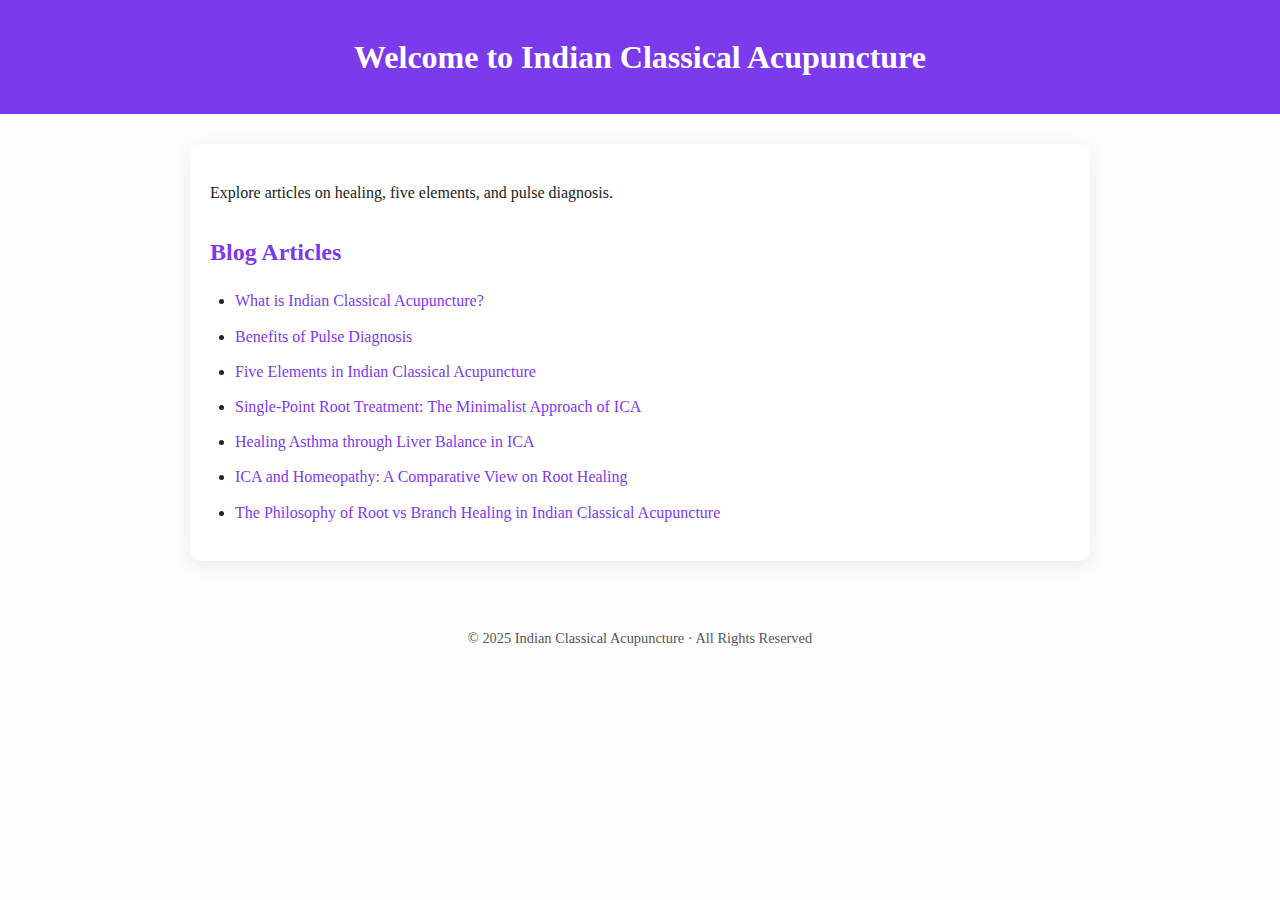
<file: index.html>
<!DOCTYPE html>
<html lang="en">
<head>
  <meta charset="UTF-8">
  <title>Indian Classical Acupuncture</title>
  <link rel="stylesheet" href="css/style.css">
</head>
<body>
  <header>
    <h1>Welcome to Indian Classical Acupuncture</h1>
  </header>

  <main>
    <p>Explore articles on healing, five elements, and pulse diagnosis.</p>
    
    <h2>Blog Articles</h2>
    <ul>
      <li><a href="articles/what-is-indian-classical-acupuncture.html">What is Indian Classical Acupuncture?</a></li>
      <li><a href="articles/benefits-of-pulse-diagnosis.html">Benefits of Pulse Diagnosis</a></li>
      <li><a href="articles/five-elements-in-ica.html">Five Elements in Indian Classical Acupuncture</a></li>
      <li><a href="articles/single-point-root-treatment.html">Single-Point Root Treatment: The Minimalist Approach of ICA</a></li>
      <li><a href="articles/healing-asthma-liver-balance.html">Healing Asthma through Liver Balance in ICA</a></li>
      <li><a href="articles/ica-vs-homeopathy.html">ICA and Homeopathy: A Comparative View on Root Healing</a></li>
      <li><a href="articles/root-vs-branch-healing.html">The Philosophy of Root vs Branch Healing in Indian Classical Acupuncture</a></li>
    </ul>
  </main>

  <footer>
    <p>&copy; 2025 Indian Classical Acupuncture · All Rights Reserved</p>
  </footer>
</body>
</html>
</file>
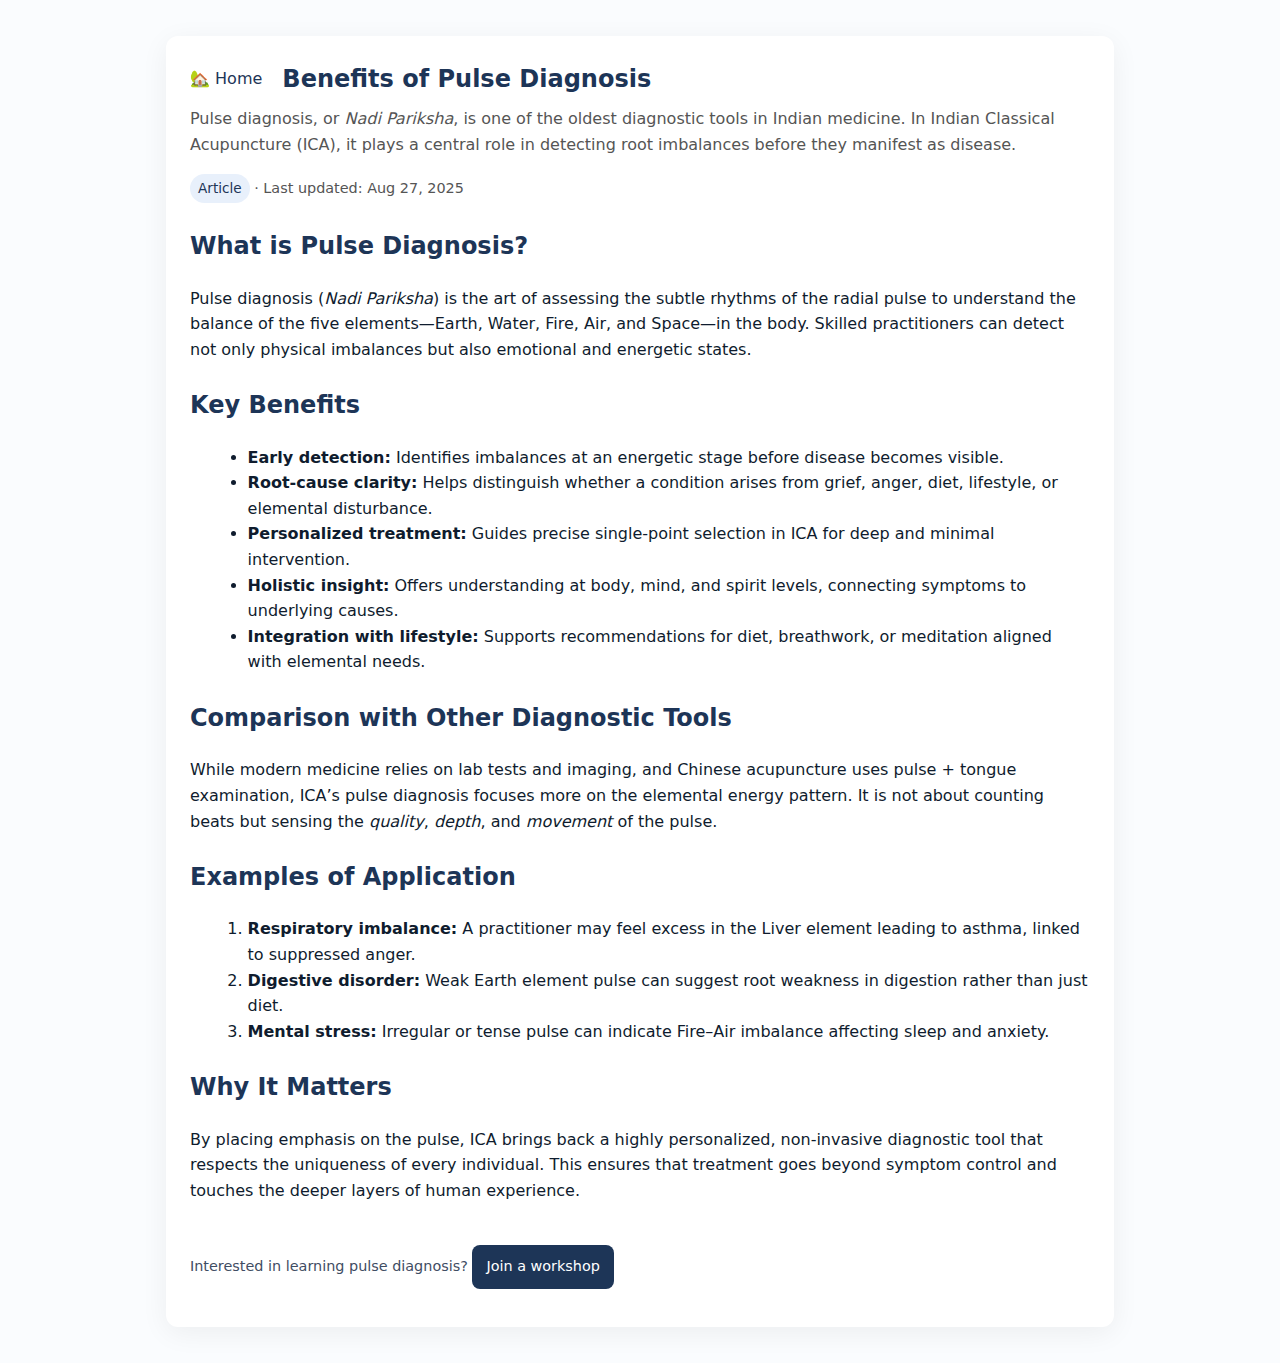
<file: articles/benefits-of-pulse-diagnosis.html>
<!doctype html>
<html lang="en">
<head>
  <meta charset="utf-8">
  <meta name="viewport" content="width=device-width,initial-scale=1">
  <title>Benefits of Pulse Diagnosis — Indian Classical Acupuncture</title>
  <meta name="description" content="Explore the benefits of pulse diagnosis (Nadi Pariksha) in Indian Classical Acupuncture. Learn how it detects imbalances and guides root-level healing.">
  <meta property="og:title" content="Benefits of Pulse Diagnosis">
  <meta property="og:description" content="How pulse diagnosis (Nadi Pariksha) helps identify root imbalances and supports holistic healing in Indian Classical Acupuncture.">
  <meta property="og:type" content="article">
  <style>
    :root{--max:900px;--accent:#1d3557;--muted:#555}
    body{font-family:system-ui,-apple-system,Segoe UI,Roboto,Helvetica,Arial;line-height:1.6;margin:0;color:#0f1c2e;background:#fafcfe}
    .wrap{max-width:var(--max);margin:36px auto;padding:24px;background:#fff;border-radius:12px;box-shadow:0 6px 28px rgba(0,0,0,0.06)}
    header{display:flex;align-items:center;gap:12px}
    header h1{font-size:1.5rem;margin:0;color:var(--accent)}
    nav a{color:var(--accent);text-decoration:none;font-weight:600}
    p.lead{color:var(--muted);margin-top:8px}
    article h2{color:var(--accent);margin-top:24px}
    .badge{display:inline-block;background:#e8f0fb;color:var(--accent);padding:4px 8px;border-radius:999px;font-size:0.85rem}
    footer{margin-top:28px;font-size:0.9rem;color:#3f4d63}
    .cta{display:inline-block;margin-top:14px;padding:10px 14px;border-radius:8px;background:var(--accent);color:white;text-decoration:none}
    ul,ol{margin-left:1.1rem}
    .meta{font-size:0.9rem;color:var(--muted)}
  </style>
</head>
<body>
  <div class="wrap">
    <header>
      <div>
        <a href="/" aria-label="Home" style="display:inline-block;margin-right:8px;text-decoration:none;color:var(--accent)">🏡 Home</a>
      </div>
      <h1>Benefits of Pulse Diagnosis</h1>
    </header>

    <p class="lead">Pulse diagnosis, or <em>Nadi Pariksha</em>, is one of the oldest diagnostic tools in Indian medicine. In Indian Classical Acupuncture (ICA), it plays a central role in detecting root imbalances before they manifest as disease.</p>

    <article>
      <p class="meta"><span class="badge">Article</span> · Last updated: Aug 27, 2025</p>

      <h2>What is Pulse Diagnosis?</h2>
      <p>Pulse diagnosis (<em>Nadi Pariksha</em>) is the art of assessing the subtle rhythms of the radial pulse to understand the balance of the five elements—Earth, Water, Fire, Air, and Space—in the body. Skilled practitioners can detect not only physical imbalances but also emotional and energetic states.</p>

      <h2>Key Benefits</h2>
      <ul>
        <li><strong>Early detection:</strong> Identifies imbalances at an energetic stage before disease becomes visible.</li>
        <li><strong>Root-cause clarity:</strong> Helps distinguish whether a condition arises from grief, anger, diet, lifestyle, or elemental disturbance.</li>
        <li><strong>Personalized treatment:</strong> Guides precise single-point selection in ICA for deep and minimal intervention.</li>
        <li><strong>Holistic insight:</strong> Offers understanding at body, mind, and spirit levels, connecting symptoms to underlying causes.</li>
        <li><strong>Integration with lifestyle:</strong> Supports recommendations for diet, breathwork, or meditation aligned with elemental needs.</li>
      </ul>

      <h2>Comparison with Other Diagnostic Tools</h2>
      <p>While modern medicine relies on lab tests and imaging, and Chinese acupuncture uses pulse + tongue examination, ICA’s pulse diagnosis focuses more on the elemental energy pattern. It is not about counting beats but sensing the <em>quality</em>, <em>depth</em>, and <em>movement</em> of the pulse.</p>

      <h2>Examples of Application</h2>
      <ol>
        <li><strong>Respiratory imbalance:</strong> A practitioner may feel excess in the Liver element leading to asthma, linked to suppressed anger.</li>
        <li><strong>Digestive disorder:</strong> Weak Earth element pulse can suggest root weakness in digestion rather than just diet.</li>
        <li><strong>Mental stress:</strong> Irregular or tense pulse can indicate Fire–Air imbalance affecting sleep and anxiety.</li>
      </ol>

      <h2>Why It Matters</h2>
      <p>By placing emphasis on the pulse, ICA brings back a highly personalized, non-invasive diagnostic tool that respects the uniqueness of every individual. This ensures that treatment goes beyond symptom control and touches the deeper layers of human experience.</p>

      <footer>
        <p>Interested in learning pulse diagnosis? <a class="cta" href="/contact.html">Join a workshop</a></p>
      </footer>
    </article>
  </div>
</body>
</html>
</file>
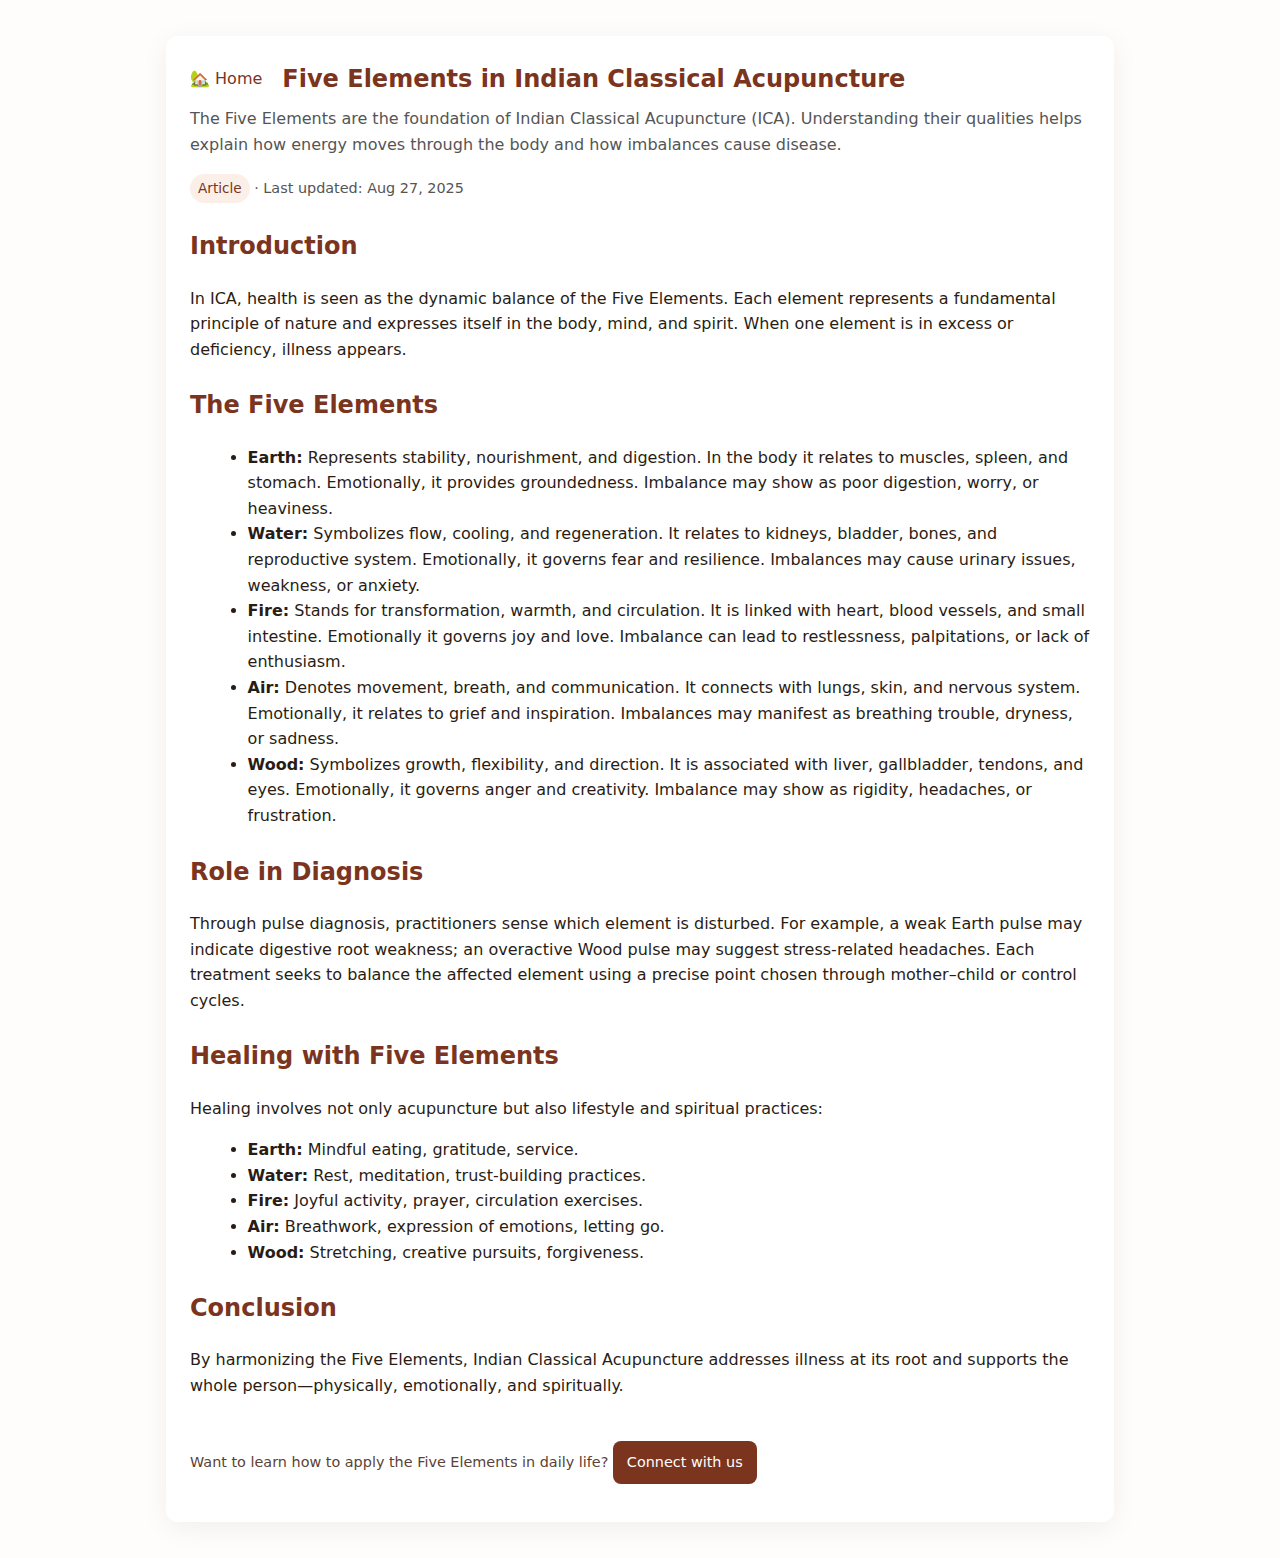
<file: articles/five-elements-in-ica.html>
<!doctype html>
<html lang="en">
<head>
  <meta charset="utf-8">
  <meta name="viewport" content="width=device-width,initial-scale=1">
  <title>Five Elements in Indian Classical Acupuncture — Indian Classical Acupuncture</title>
  <meta name="description" content="Learn about the Five Elements (Earth, Water, Fire, Air, Wood) in Indian Classical Acupuncture and their role in healing body, mind, and spirit.">
  <meta property="og:title" content="Five Elements in Indian Classical Acupuncture">
  <meta property="og:description" content="Explanation of Earth, Water, Fire, Air, and Wood in Indian Classical Acupuncture and their role in diagnosis and healing.">
  <meta property="og:type" content="article">
  <style>
    :root{--max:900px;--accent:#7b341e;--muted:#555}
    body{font-family:system-ui,-apple-system,Segoe UI,Roboto,Helvetica,Arial;line-height:1.6;margin:0;color:#2a1c14;background:#fefdfc}
    .wrap{max-width:var(--max);margin:36px auto;padding:24px;background:#fff;border-radius:12px;box-shadow:0 6px 28px rgba(0,0,0,0.06)}
    header{display:flex;align-items:center;gap:12px}
    header h1{font-size:1.5rem;margin:0;color:var(--accent)}
    nav a{color:var(--accent);text-decoration:none;font-weight:600}
    p.lead{color:var(--muted);margin-top:8px}
    article h2{color:var(--accent);margin-top:24px}
    .badge{display:inline-block;background:#fcefe8;color:var(--accent);padding:4px 8px;border-radius:999px;font-size:0.85rem}
    footer{margin-top:28px;font-size:0.9rem;color:#5b4235}
    .cta{display:inline-block;margin-top:14px;padding:10px 14px;border-radius:8px;background:var(--accent);color:white;text-decoration:none}
    ul,ol{margin-left:1.1rem}
    .meta{font-size:0.9rem;color:var(--muted)}
  </style>
</head>
<body>
  <div class="wrap">
    <header>
      <div>
        <a href="/" aria-label="Home" style="display:inline-block;margin-right:8px;text-decoration:none;color:var(--accent)">🏡 Home</a>
      </div>
      <h1>Five Elements in Indian Classical Acupuncture</h1>
    </header>

    <p class="lead">The Five Elements are the foundation of Indian Classical Acupuncture (ICA). Understanding their qualities helps explain how energy moves through the body and how imbalances cause disease.</p>

    <article>
      <p class="meta"><span class="badge">Article</span> · Last updated: Aug 27, 2025</p>

      <h2>Introduction</h2>
      <p>In ICA, health is seen as the dynamic balance of the Five Elements. Each element represents a fundamental principle of nature and expresses itself in the body, mind, and spirit. When one element is in excess or deficiency, illness appears.</p>

      <h2>The Five Elements</h2>
      <ul>
        <li><strong>Earth:</strong> Represents stability, nourishment, and digestion. In the body it relates to muscles, spleen, and stomach. Emotionally, it provides groundedness. Imbalance may show as poor digestion, worry, or heaviness.</li>
        <li><strong>Water:</strong> Symbolizes flow, cooling, and regeneration. It relates to kidneys, bladder, bones, and reproductive system. Emotionally, it governs fear and resilience. Imbalances may cause urinary issues, weakness, or anxiety.</li>
        <li><strong>Fire:</strong> Stands for transformation, warmth, and circulation. It is linked with heart, blood vessels, and small intestine. Emotionally it governs joy and love. Imbalance can lead to restlessness, palpitations, or lack of enthusiasm.</li>
        <li><strong>Air:</strong> Denotes movement, breath, and communication. It connects with lungs, skin, and nervous system. Emotionally, it relates to grief and inspiration. Imbalances may manifest as breathing trouble, dryness, or sadness.</li>
        <li><strong>Wood:</strong> Symbolizes growth, flexibility, and direction. It is associated with liver, gallbladder, tendons, and eyes. Emotionally, it governs anger and creativity. Imbalance may show as rigidity, headaches, or frustration.</li>
      </ul>

      <h2>Role in Diagnosis</h2>
      <p>Through pulse diagnosis, practitioners sense which element is disturbed. For example, a weak Earth pulse may indicate digestive root weakness; an overactive Wood pulse may suggest stress-related headaches. Each treatment seeks to balance the affected element using a precise point chosen through mother–child or control cycles.</p>

      <h2>Healing with Five Elements</h2>
      <p>Healing involves not only acupuncture but also lifestyle and spiritual practices:</p>
      <ul>
        <li><strong>Earth:</strong> Mindful eating, gratitude, service.</li>
        <li><strong>Water:</strong> Rest, meditation, trust-building practices.</li>
        <li><strong>Fire:</strong> Joyful activity, prayer, circulation exercises.</li>
        <li><strong>Air:</strong> Breathwork, expression of emotions, letting go.</li>
        <li><strong>Wood:</strong> Stretching, creative pursuits, forgiveness.</li>
      </ul>

      <h2>Conclusion</h2>
      <p>By harmonizing the Five Elements, Indian Classical Acupuncture addresses illness at its root and supports the whole person—physically, emotionally, and spiritually.</p>

      <footer>
        <p>Want to learn how to apply the Five Elements in daily life? <a class="cta" href="/contact.html">Connect with us</a></p>
      </footer>
    </article>
  </div>
</body>
</html>
</file>
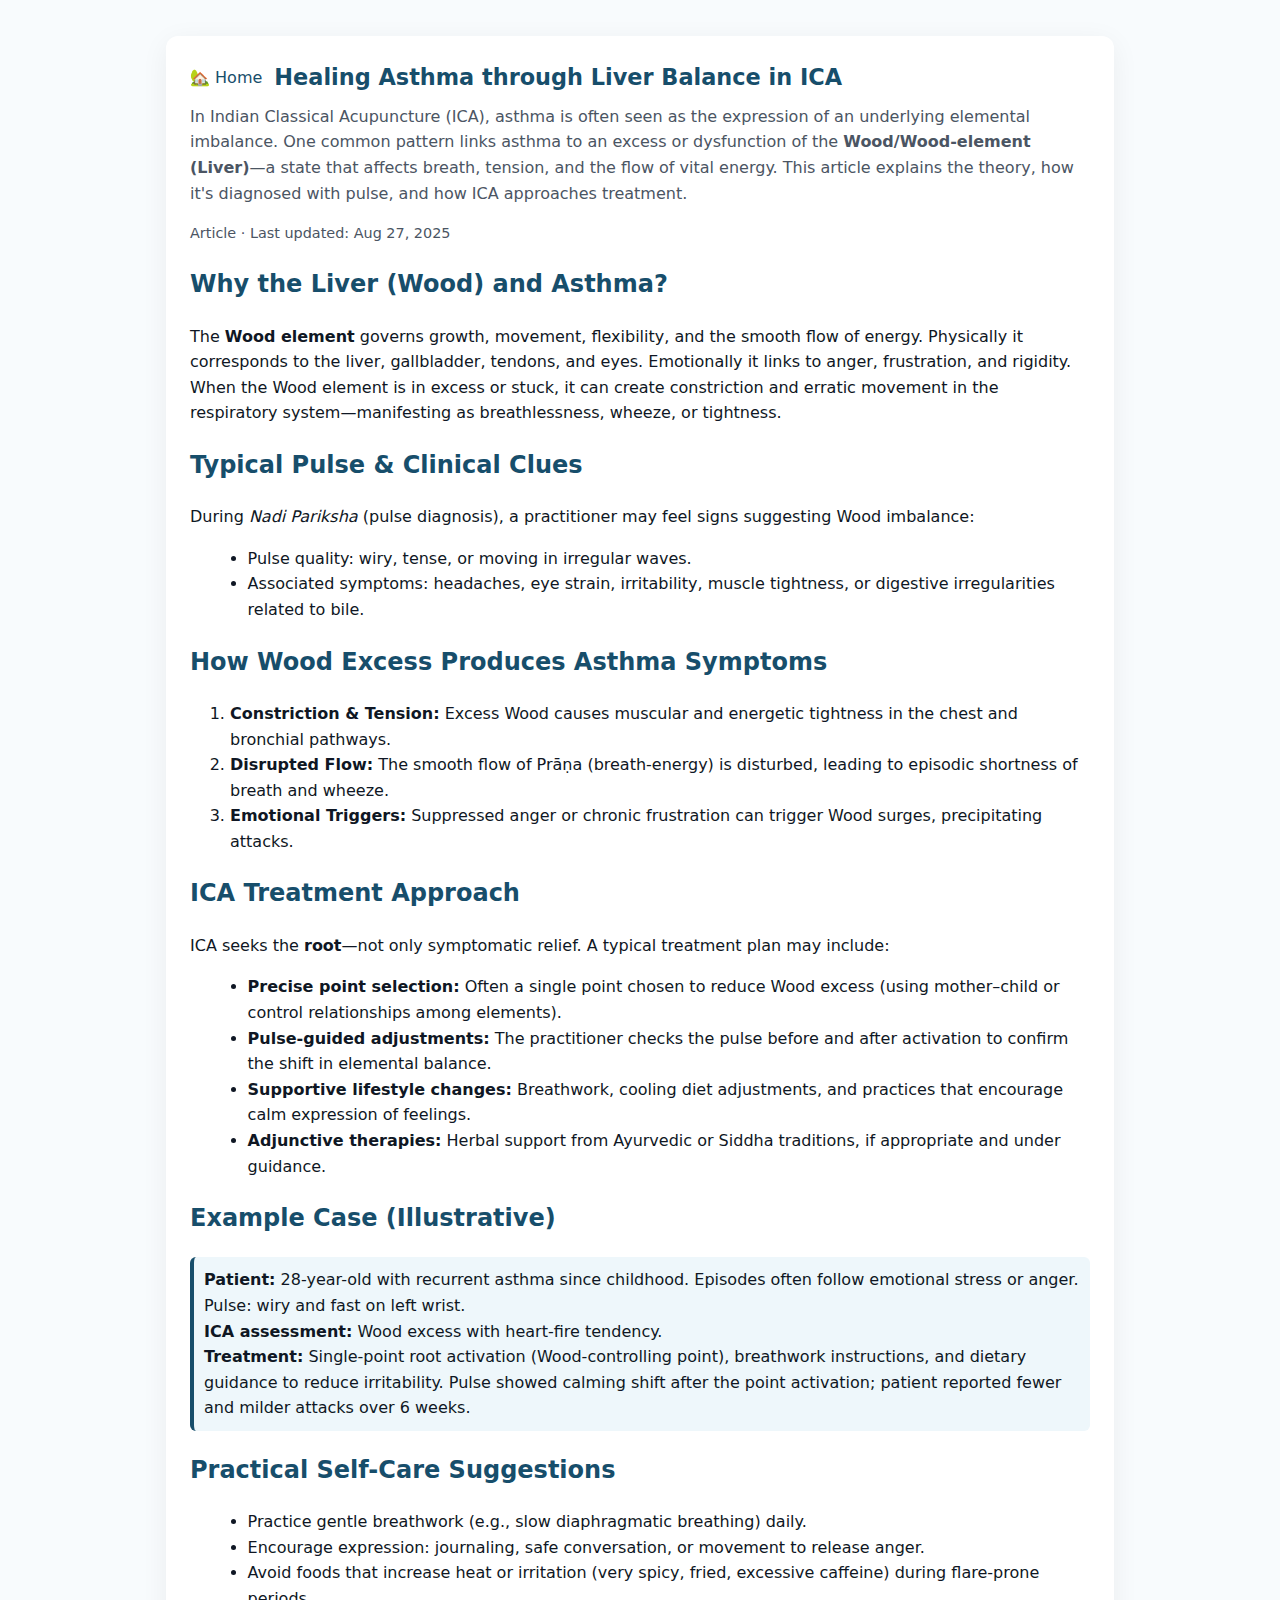
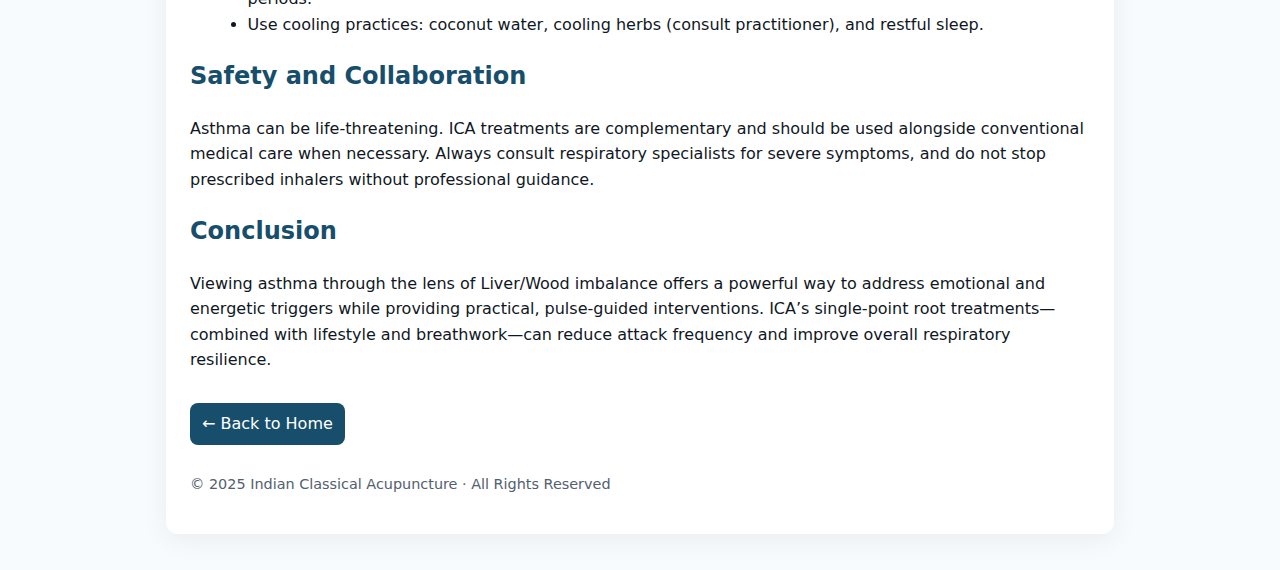
<file: articles/Healing-asthma-liver-balance.html>
<!doctype html>
<html lang="en">
<head>
  <meta charset="utf-8">
  <meta name="viewport" content="width=device-width,initial-scale=1">
  <title>Healing Asthma through Liver Balance in ICA — Indian Classical Acupuncture</title>
  <meta name="description" content="How Liver excess may contribute to asthma in Indian Classical Acupuncture, explained with Five Element theory, pulse diagnosis, and treatment approaches.">
  <style>
    :root{--max:900px;--accent:#174e6b;--muted:#4b5563}
    body{font-family:system-ui,-apple-system,Segoe UI,Roboto,Helvetica,Arial;line-height:1.6;margin:0;color:#0f1724;background:#f8fbfd}
    .wrap{max-width:var(--max);margin:36px auto;padding:24px;background:#fff;border-radius:12px;box-shadow:0 6px 28px rgba(2,6,23,0.06)}
    header{display:flex;align-items:center;gap:12px}
    header h1{font-size:1.4rem;margin:0;color:var(--accent)}
    p.lead{color:var(--muted);margin-top:8px}
    article h2{color:var(--accent);margin-top:20px}
    ul{margin-left:1.1rem}
    .meta{font-size:0.9rem;color:var(--muted)}
    .cta{display:inline-block;margin-top:14px;padding:8px 12px;border-radius:8px;background:var(--accent);color:white;text-decoration:none}
    footer{margin-top:28px;font-size:0.9rem;color:#526070}
    .note{background:#eef7fb;padding:10px;border-left:4px solid var(--accent);border-radius:6px}
  </style>
</head>
<body>
  <div class="wrap">
    <header>
      <div><a href="/" style="text-decoration:none;color:var(--accent)">🏡 Home</a></div>
      <h1>Healing Asthma through Liver Balance in ICA</h1>
    </header>

    <p class="lead">In Indian Classical Acupuncture (ICA), asthma is often seen as the expression of an underlying elemental imbalance. One common pattern links asthma to an excess or dysfunction of the <strong>Wood/Wood-element (Liver)</strong>—a state that affects breath, tension, and the flow of vital energy. This article explains the theory, how it's diagnosed with pulse, and how ICA approaches treatment.</p>

    <article>
      <p class="meta">Article · Last updated: Aug 27, 2025</p>

      <h2>Why the Liver (Wood) and Asthma?</h2>
      <p>The <strong>Wood element</strong> governs growth, movement, flexibility, and the smooth flow of energy. Physically it corresponds to the liver, gallbladder, tendons, and eyes. Emotionally it links to anger, frustration, and rigidity. When the Wood element is in excess or stuck, it can create constriction and erratic movement in the respiratory system—manifesting as breathlessness, wheeze, or tightness.</p>

      <h2>Typical Pulse & Clinical Clues</h2>
      <p>During <em>Nadi Pariksha</em> (pulse diagnosis), a practitioner may feel signs suggesting Wood imbalance:</p>
      <ul>
        <li>Pulse quality: wiry, tense, or moving in irregular waves.</li>
        <li>Associated symptoms: headaches, eye strain, irritability, muscle tightness, or digestive irregularities related to bile.</li>
      </ul>

      <h2>How Wood Excess Produces Asthma Symptoms</h2>
      <ol>
        <li><strong>Constriction & Tension:</strong> Excess Wood causes muscular and energetic tightness in the chest and bronchial pathways.</li>
        <li><strong>Disrupted Flow:</strong> The smooth flow of Prāṇa (breath-energy) is disturbed, leading to episodic shortness of breath and wheeze.</li>
        <li><strong>Emotional Triggers:</strong> Suppressed anger or chronic frustration can trigger Wood surges, precipitating attacks.</li>
      </ol>

      <h2>ICA Treatment Approach</h2>
      <p>ICA seeks the <strong>root</strong>—not only symptomatic relief. A typical treatment plan may include:</p>
      <ul>
        <li><strong>Precise point selection:</strong> Often a single point chosen to reduce Wood excess (using mother–child or control relationships among elements).</li>
        <li><strong>Pulse-guided adjustments:</strong> The practitioner checks the pulse before and after activation to confirm the shift in elemental balance.</li>
        <li><strong>Supportive lifestyle changes:</strong> Breathwork, cooling diet adjustments, and practices that encourage calm expression of feelings.</li>
        <li><strong>Adjunctive therapies:</strong> Herbal support from Ayurvedic or Siddha traditions, if appropriate and under guidance.</li>
      </ul>

      <h2>Example Case (Illustrative)</h2>
      <div class="note">
        <strong>Patient:</strong> 28-year-old with recurrent asthma since childhood. Episodes often follow emotional stress or anger. Pulse: wiry and fast on left wrist.<br>
        <strong>ICA assessment:</strong> Wood excess with heart-fire tendency.<br>
        <strong>Treatment:</strong> Single-point root activation (Wood-controlling point), breathwork instructions, and dietary guidance to reduce irritability. Pulse showed calming shift after the point activation; patient reported fewer and milder attacks over 6 weeks.
      </div>

      <h2>Practical Self-Care Suggestions</h2>
      <ul>
        <li>Practice gentle breathwork (e.g., slow diaphragmatic breathing) daily.</li>
        <li>Encourage expression: journaling, safe conversation, or movement to release anger.</li>
        <li>Avoid foods that increase heat or irritation (very spicy, fried, excessive caffeine) during flare-prone periods.</li>
        <li>Use cooling practices: coconut water, cooling herbs (consult practitioner), and restful sleep.</li>
      </ul>

      <h2>Safety and Collaboration</h2>
      <p>Asthma can be life-threatening. ICA treatments are complementary and should be used alongside conventional medical care when necessary. Always consult respiratory specialists for severe symptoms, and do not stop prescribed inhalers without professional guidance.</p>

      <h2>Conclusion</h2>
      <p>Viewing asthma through the lens of Liver/Wood imbalance offers a powerful way to address emotional and energetic triggers while providing practical, pulse-guided interventions. ICA’s single-point root treatments—combined with lifestyle and breathwork—can reduce attack frequency and improve overall respiratory resilience.</p>

      <p><a class="cta" href="/">← Back to Home</a></p>
    </article>

    <footer>
      <p>&copy; 2025 Indian Classical Acupuncture · All Rights Reserved</p>
    </footer>
  </div>
</body>
</html>
</file>
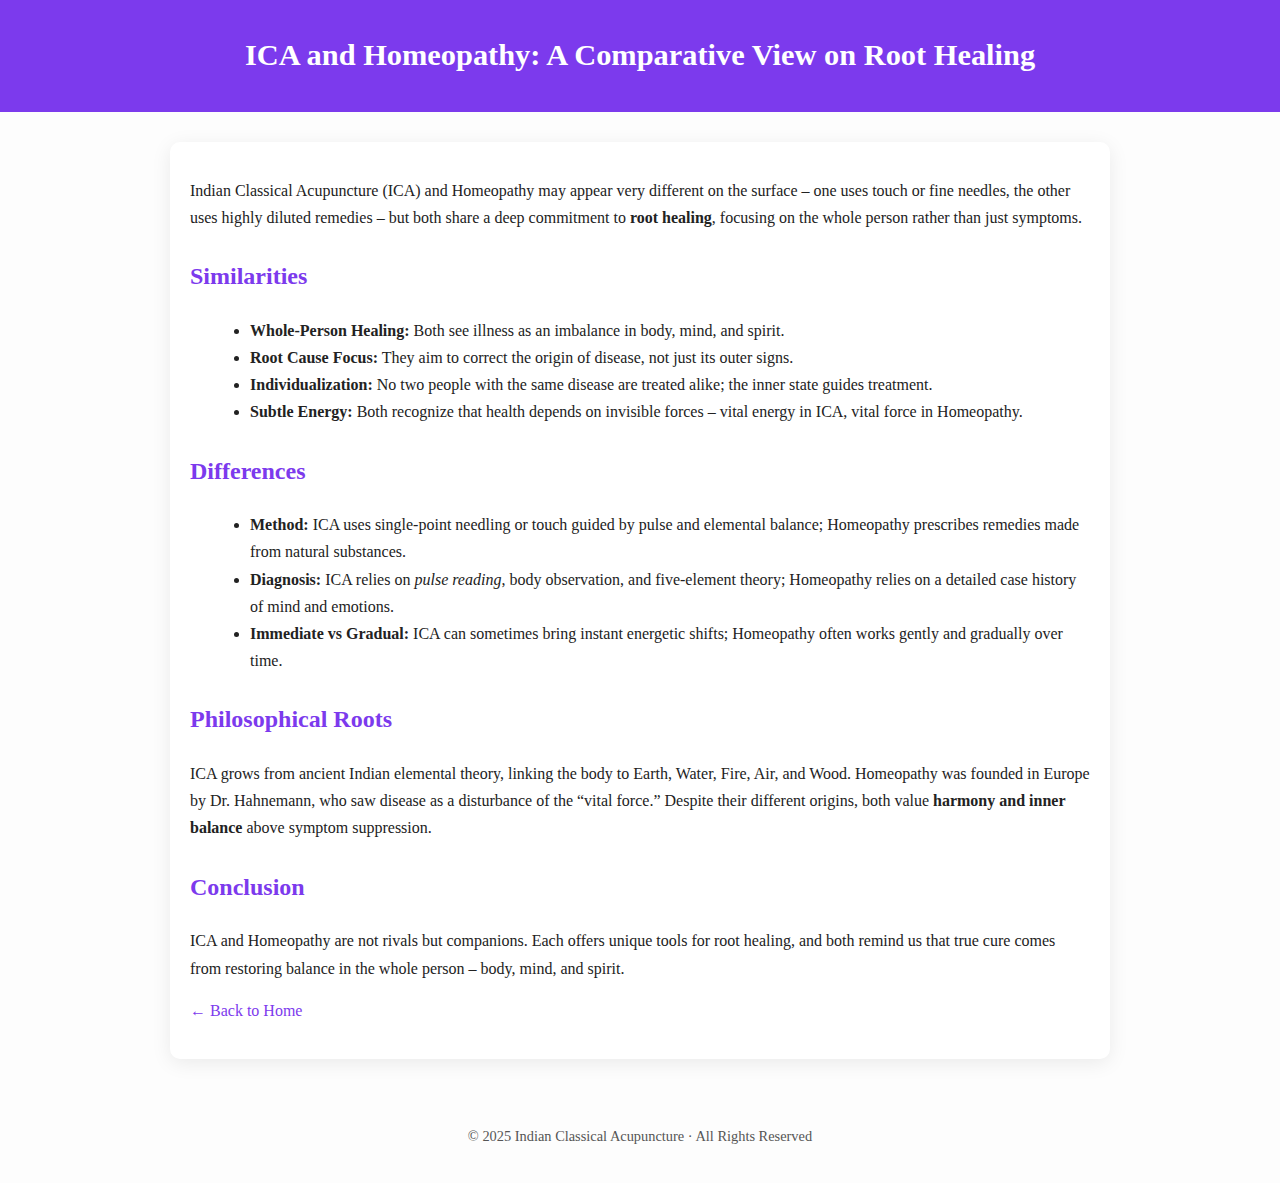
<file: articles/ica-vs-homeopathy.html>
<!DOCTYPE html>
<html lang="en">
<head>
  <meta charset="UTF-8">
  <meta name="viewport" content="width=device-width, initial-scale=1.0">
  <title>ICA and Homeopathy: A Comparative View on Root Healing</title>
  <style>
    body {font-family: Georgia, serif; line-height: 1.7; margin: 0; background: #fdfdfd; color: #222;}
    header {background: #7c3aed; color: #fff; padding: 30px; text-align: center;}
    h1 {margin: 0; font-size: 1.9rem;}
    main {max-width: 900px; margin: 30px auto; padding: 20px; background: #fff;
          border-radius: 10px; box-shadow: 0 4px 20px rgba(0,0,0,0.08);}
    h2 {color: #7c3aed; margin-top: 25px;}
    p {margin: 15px 0;}
    ul {margin-left: 20px;}
    footer {text-align: center; padding: 20px; font-size: 0.9rem; color: #555;}
    a {color: #7c3aed; text-decoration: none;}
    a:hover {text-decoration: underline;}
  </style>
</head>
<body>
  <header>
    <h1>ICA and Homeopathy: A Comparative View on Root Healing</h1>
  </header>

  <main>
    <p>
      Indian Classical Acupuncture (ICA) and Homeopathy may appear very different on the surface 
      – one uses touch or fine needles, the other uses highly diluted remedies – but both share a 
      deep commitment to <strong>root healing</strong>, focusing on the whole person rather than just symptoms.
    </p>

    <h2>Similarities</h2>
    <ul>
      <li><strong>Whole-Person Healing:</strong> Both see illness as an imbalance in body, mind, and spirit.</li>
      <li><strong>Root Cause Focus:</strong> They aim to correct the origin of disease, not just its outer signs.</li>
      <li><strong>Individualization:</strong> No two people with the same disease are treated alike; the inner state guides treatment.</li>
      <li><strong>Subtle Energy:</strong> Both recognize that health depends on invisible forces – vital energy in ICA, vital force in Homeopathy.</li>
    </ul>

    <h2>Differences</h2>
    <ul>
      <li><strong>Method:</strong> ICA uses single-point needling or touch guided by pulse and elemental balance; 
          Homeopathy prescribes remedies made from natural substances.</li>
      <li><strong>Diagnosis:</strong> ICA relies on <em>pulse reading</em>, body observation, and five-element theory; 
          Homeopathy relies on a detailed case history of mind and emotions.</li>
      <li><strong>Immediate vs Gradual:</strong> ICA can sometimes bring instant energetic shifts; 
          Homeopathy often works gently and gradually over time.</li>
    </ul>

    <h2>Philosophical Roots</h2>
    <p>
      ICA grows from ancient Indian elemental theory, linking the body to Earth, Water, Fire, Air, and Wood.  
      Homeopathy was founded in Europe by Dr. Hahnemann, who saw disease as a disturbance of the “vital force.”  
      Despite their different origins, both value <strong>harmony and inner balance</strong> above symptom suppression.
    </p>

    <h2>Conclusion</h2>
    <p>
      ICA and Homeopathy are not rivals but companions. Each offers unique tools for root healing, 
      and both remind us that true cure comes from restoring balance in the whole person – body, mind, and spirit.
    </p>

    <p><a href=\"../index.html\">← Back to Home</a></p>
  </main>

  <footer>
    <p>&copy; 2025 Indian Classical Acupuncture · All Rights Reserved</p>
  </footer>
</body>
</html>
</file>
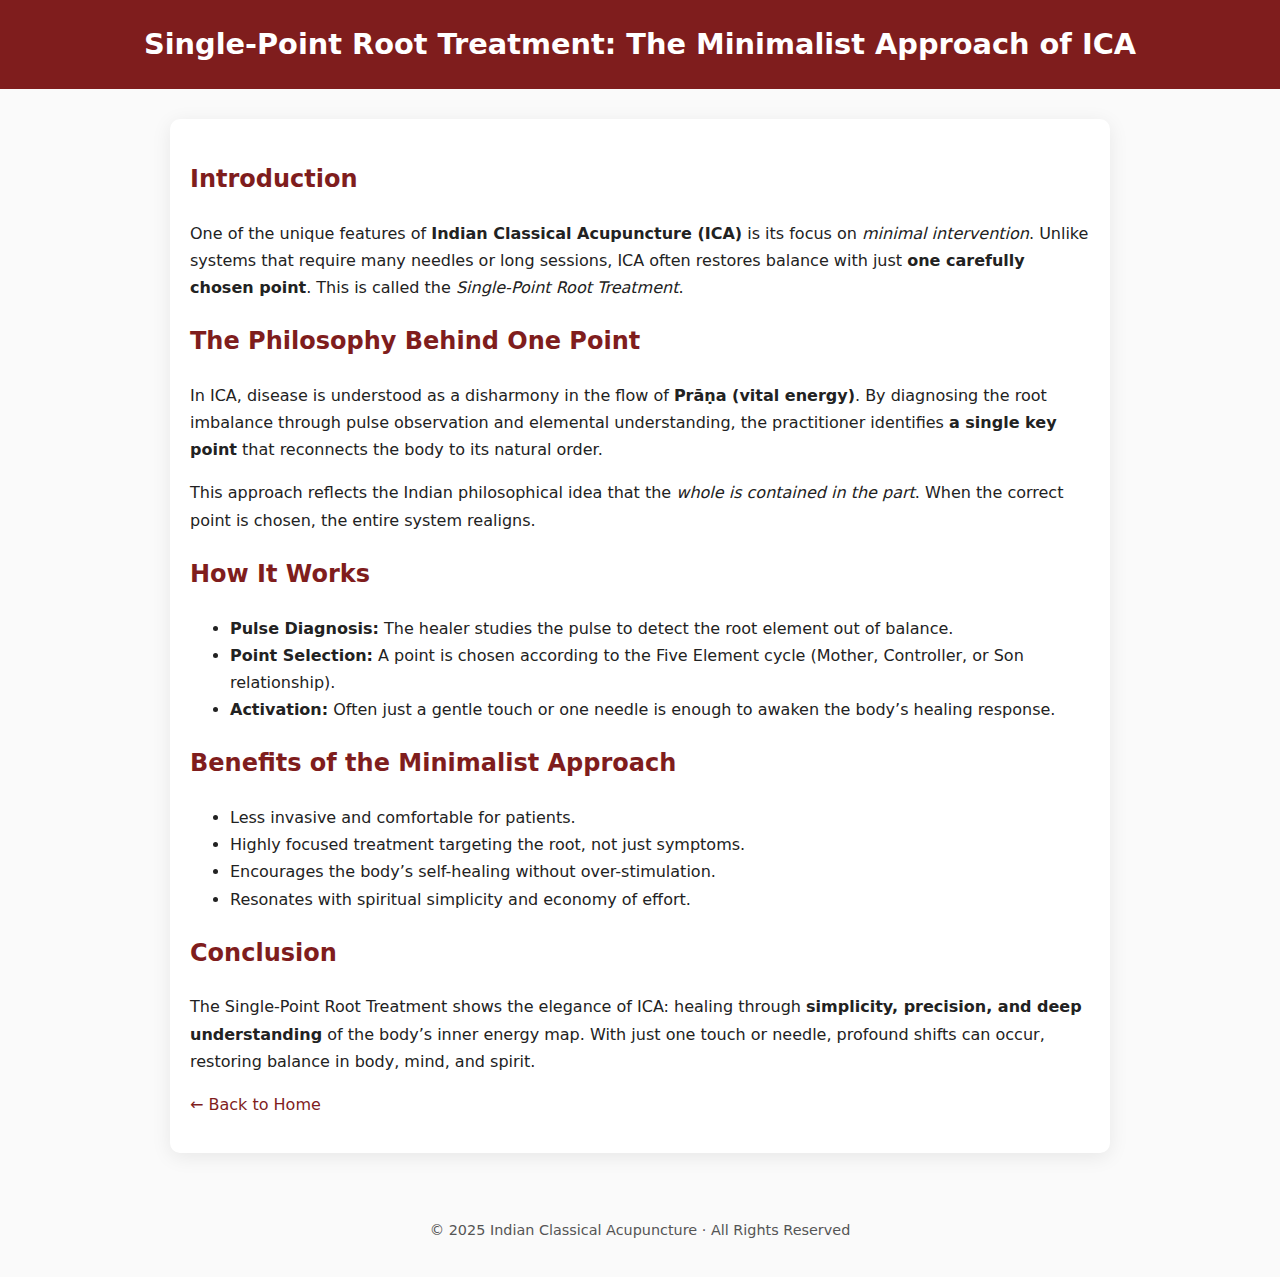
<file: articles/Single-point-root-treatment.html>
<!DOCTYPE html>
<html lang="en">
<head>
  <meta charset="UTF-8">
  <meta name="viewport" content="width=device-width, initial-scale=1.0">
  <title>Single-Point Root Treatment: The Minimalist Approach of ICA</title>
  <style>
    body {font-family: system-ui, sans-serif; line-height: 1.7; margin: 0; padding: 0; background: #fafafa; color: #222;}
    header {background: #7f1d1d; color: #fff; padding: 20px; text-align: center;}
    h1 {margin: 0; font-size: 1.8rem;}
    main {max-width: 900px; margin: 30px auto; padding: 20px; background: #fff; border-radius: 10px; box-shadow: 0 4px 20px rgba(0,0,0,0.08);}
    h2 {color: #7f1d1d; margin-top: 20px;}
    p {margin-bottom: 15px;}
    a {color: #7f1d1d; text-decoration: none;}
    a:hover {text-decoration: underline;}
    footer {text-align: center; padding: 20px; font-size: 0.9rem; color: #555;}
  </style>
</head>
<body>
  <header>
    <h1>Single-Point Root Treatment: The Minimalist Approach of ICA</h1>
  </header>

  <main>
    <h2>Introduction</h2>
    <p>One of the unique features of <strong>Indian Classical Acupuncture (ICA)</strong> is its focus on <em>minimal intervention</em>. Unlike systems that require many needles or long sessions, ICA often restores balance with just <strong>one carefully chosen point</strong>. This is called the <em>Single-Point Root Treatment</em>.</p>

    <h2>The Philosophy Behind One Point</h2>
    <p>In ICA, disease is understood as a disharmony in the flow of <strong>Prāṇa (vital energy)</strong>. By diagnosing the root imbalance through pulse observation and elemental understanding, the practitioner identifies <strong>a single key point</strong> that reconnects the body to its natural order.</p>
    <p>This approach reflects the Indian philosophical idea that the <em>whole is contained in the part</em>. When the correct point is chosen, the entire system realigns.</p>

    <h2>How It Works</h2>
    <ul>
      <li><strong>Pulse Diagnosis:</strong> The healer studies the pulse to detect the root element out of balance.</li>
      <li><strong>Point Selection:</strong> A point is chosen according to the Five Element cycle (Mother, Controller, or Son relationship).</li>
      <li><strong>Activation:</strong> Often just a gentle touch or one needle is enough to awaken the body’s healing response.</li>
    </ul>

    <h2>Benefits of the Minimalist Approach</h2>
    <ul>
      <li>Less invasive and comfortable for patients.</li>
      <li>Highly focused treatment targeting the root, not just symptoms.</li>
      <li>Encourages the body’s self-healing without over-stimulation.</li>
      <li>Resonates with spiritual simplicity and economy of effort.</li>
    </ul>

    <h2>Conclusion</h2>
    <p>The Single-Point Root Treatment shows the elegance of ICA: healing through <strong>simplicity, precision, and deep understanding</strong> of the body’s inner energy map. With just one touch or needle, profound shifts can occur, restoring balance in body, mind, and spirit.</p>

    <p><a href="../index.html">← Back to Home</a></p>
  </main>

  <footer>
    <p>&copy; 2025 Indian Classical Acupuncture · All Rights Reserved</p>
  </footer>
</body>
</html>
</file>
<file: css/style.css>
/* style.css - Common Theme for Indian Classical Acupuncture Website */

/* Global Reset */
* {
  margin: 0;
  padding: 0;
  box-sizing: border-box;
}

/* Body */
body {
  font-family: Georgia, serif;
  line-height: 1.7;
  background: #fdfdfd;
  color: #222;
  margin: 0;
}

/* Header */
header {
  background: #7c3aed;
  color: #fff;
  padding: 30px 20px;
  text-align: center;
}
header h1 {
  font-size: 2rem;
  margin: 0;
}

/* Main Content */
main {
  max-width: 900px;
  margin: 30px auto;
  padding: 20px;
  background: #fff;
  border-radius: 10px;
  box-shadow: 0 4px 20px rgba(0,0,0,0.08);
}

/* Typography */
h2 {
  color: #7c3aed;
  margin-top: 25px;
}
p {
  margin: 15px 0;
}
ul {
  margin: 15px 0 15px 25px;
}
li {
  margin-bottom: 8px;
}

/* Links */
a {
  color: #7c3aed;
  text-decoration: none;
}
a:hover {
  text-decoration: underline;
}

/* Footer */
footer {
  text-align: center;
  padding: 20px;
  font-size: 0.9rem;
  color: #555;
}
</file>
